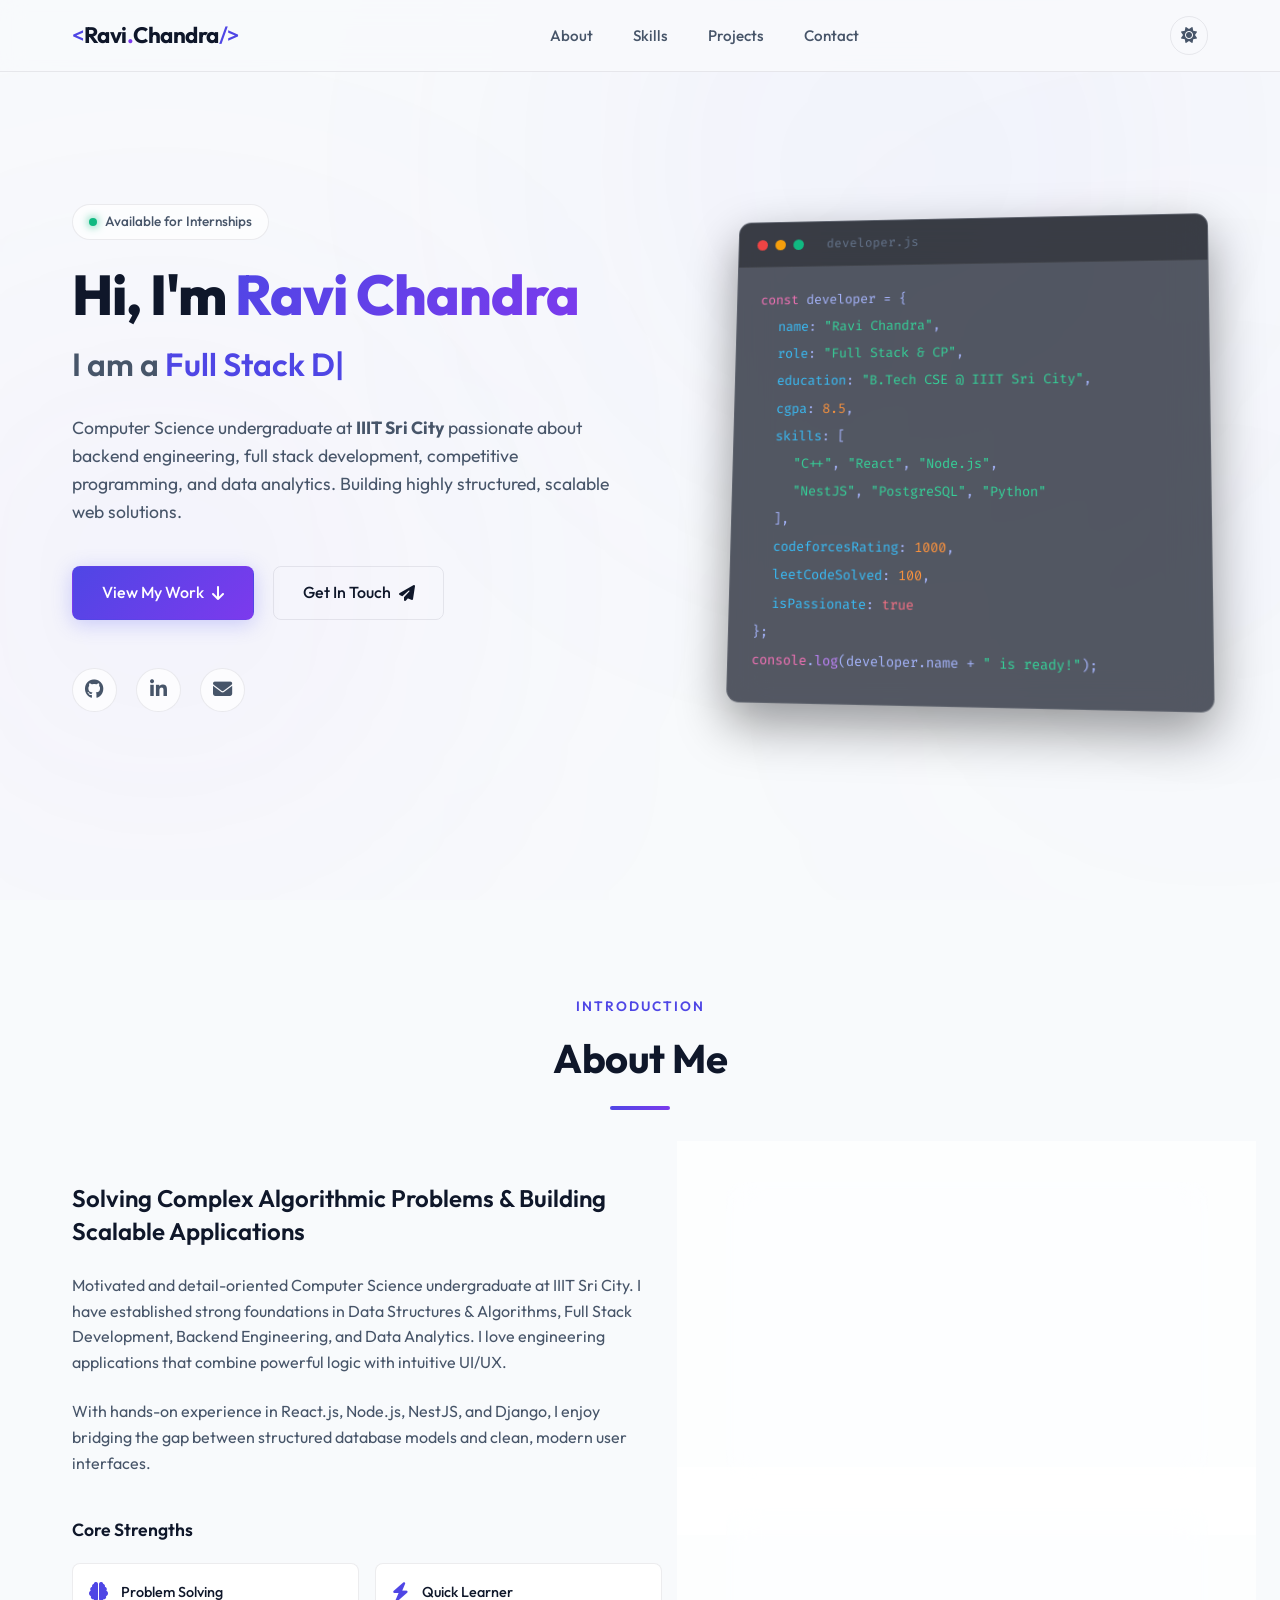
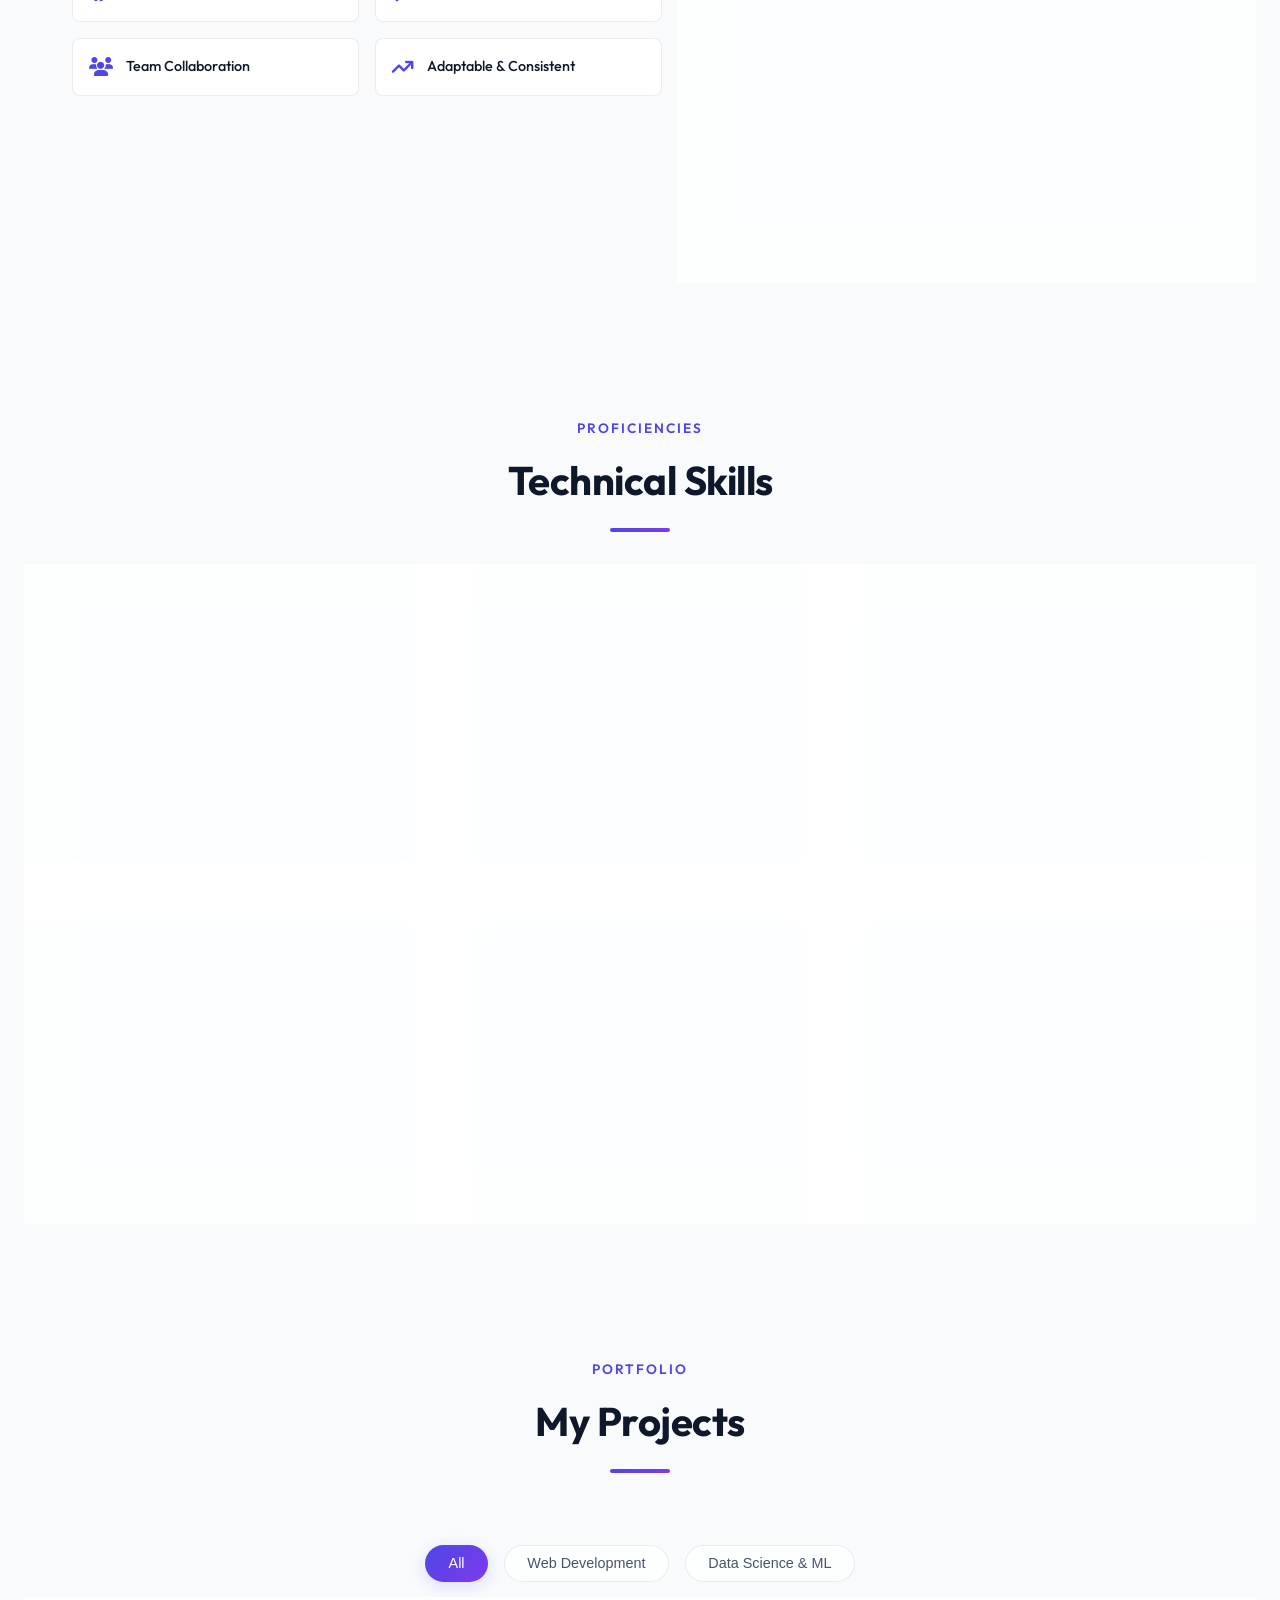
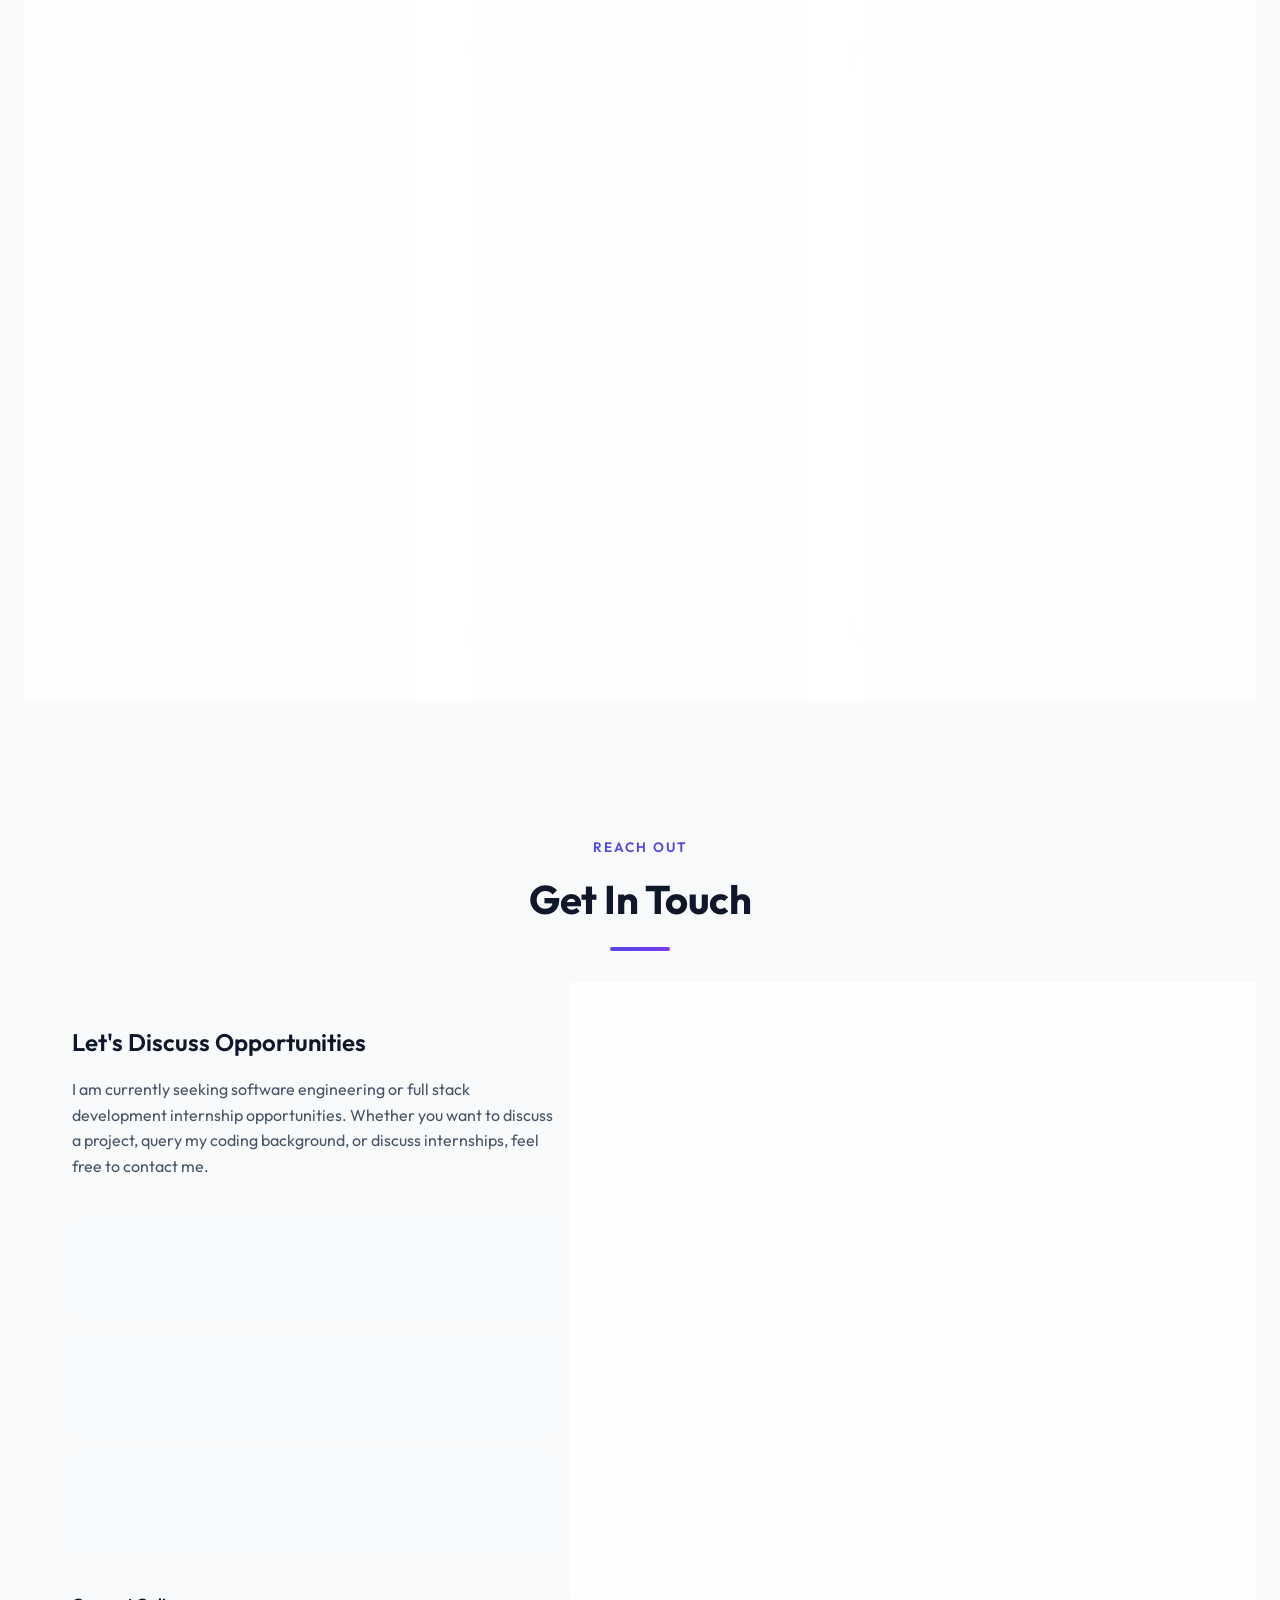
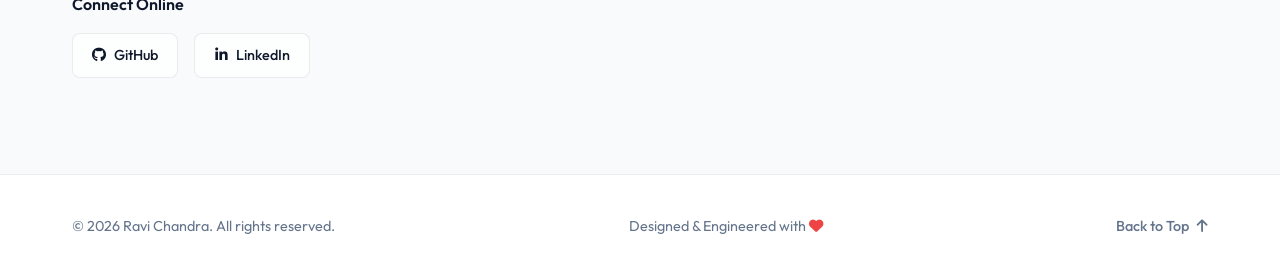
<file: index.html>
<!DOCTYPE html>
<html lang="en">
<head>
    <meta charset="UTF-8">
    <meta name="viewport" content="width=device-width, initial-scale=1.0">
    <meta name="description" content="Portfolio of Ravi Chandra - Computer Science Undergraduate at IIIT Sri City, Full Stack Developer, and Competitive Programmer.">
    <meta name="keywords" content="Ravi Chandra, IIIT Sri City, Portfolio, Full Stack Developer, Software Engineer, Competitive Programmer, React, NestJS, Node.js, Python, Machine Learning">
    <meta name="author" content="Ravi Chandra">
    <title>Ravi Chandra | Full Stack Developer & Competitive Programmer</title>
    
    <!-- Google Fonts -->
    <link rel="preconnect" href="https://fonts.googleapis.com">
    <link rel="preconnect" href="https://fonts.gstatic.com" crossorigin>
    <link href="https://fonts.googleapis.com/css2?family=Fira+Code:wght@400;500;600&family=Outfit:wght@300;400;500;600;700;800&display=swap" rel="stylesheet">
    
    <!-- FontAwesome Icons -->
    <link rel="stylesheet" href="https://cdnjs.cloudflare.com/ajax/libs/font-awesome/6.4.0/css/all.min.css">
    
    <!-- Custom CSS -->
    <link rel="stylesheet" href="style.css">
</head>
<body class="dark-theme">
    <!-- Ambient Background Glows -->
    <div class="ambient-glows">
        <div class="glow-circle glow-1"></div>
        <div class="glow-circle glow-2"></div>
        <div class="glow-circle glow-3"></div>
    </div>

    <!-- Header / Navbar -->
    <header class="main-header">
        <div class="container navbar-container">
            <a href="#hero" class="logo">
                <span class="logo-bracket">&lt;</span>Ravi<span class="logo-dot">.</span>Chandra<span class="logo-bracket">/&gt;</span>
            </a>
            
            <!-- Desktop Navigation Links -->
            <nav class="nav-menu" id="nav-menu">
                <ul class="nav-list">
                    <li><a href="#about" class="nav-link active">About</a></li>
                    <li><a href="#skills" class="nav-link">Skills</a></li>
                    <li><a href="#projects" class="nav-link">Projects</a></li>
                    <li><a href="#contact" class="nav-link">Contact</a></li>
                </ul>
            </nav>

            <div class="nav-actions">
                <!-- Theme Toggle Button -->
                <button id="theme-toggle" class="theme-toggle-btn" aria-label="Toggle between dark and light theme">
                    <i class="fa-solid fa-moon moon-icon"></i>
                    <i class="fa-solid fa-sun sun-icon"></i>
                </button>
                
                <!-- Mobile Navigation Toggle -->
                <button class="mobile-toggle" id="mobile-toggle" aria-label="Open mobile menu" aria-expanded="false">
                    <span class="bar"></span>
                    <span class="bar"></span>
                    <span class="bar"></span>
                </button>
            </div>
        </div>
    </header>

    <!-- Mobile Navigation Drawer -->
    <div class="mobile-drawer" id="mobile-drawer">
        <nav class="mobile-nav">
            <ul class="mobile-nav-list">
                <li><a href="#about" class="mobile-nav-link">About</a></li>
                <li><a href="#skills" class="mobile-nav-link">Skills</a></li>
                <li><a href="#projects" class="mobile-nav-link">Projects</a></li>
                <li><a href="#contact" class="mobile-nav-link">Contact</a></li>
            </ul>
        </nav>
    </div>

    <!-- Scroll Progress Indicator -->
    <div class="scroll-progress-container">
        <div class="scroll-progress-bar" id="scroll-bar"></div>
    </div>

    <main>
        <!-- Hero Section -->
        <section id="hero" class="hero-section section-padding">
            <div class="container hero-container">
                <div class="hero-content scroll-reveal fade-left">
                    <div class="hero-badge">
                        <span class="badge-dot"></span> Available for Internships
                    </div>
                    <h1 class="hero-greeting">Hi, I'm <span class="text-gradient">Ravi Chandra</span></h1>
                    <h2 class="hero-title">I am a <span id="typewriter" class="typewriter-text"></span><span class="cursor">|</span></h2>
                    <p class="hero-description">
                        Computer Science undergraduate at <strong>IIIT Sri City</strong> passionate about backend engineering, full stack development, competitive programming, and data analytics. Building highly structured, scalable web solutions.
                    </p>
                    <div class="hero-actions">
                        <a href="#projects" class="btn btn-primary">View My Work <i class="fa-solid fa-arrow-down"></i></a>
                        <a href="#contact" class="btn btn-secondary">Get In Touch <i class="fa-solid fa-paper-plane"></i></a>
                    </div>
                    <div class="hero-socials">
                        <a href="https://github.com/ravichandra14" target="_blank" rel="noopener noreferrer" aria-label="GitHub Profile" class="social-icon">
                            <i class="fa-brands fa-github"></i>
                        </a>
                        <a href="https://www.linkedin.com/in/ravi-chandra-8a6708328" target="_blank" rel="noopener noreferrer" aria-label="LinkedIn Profile" class="social-icon">
                            <i class="fa-brands fa-linkedin-in"></i>
                        </a>
                        <a href="mailto:ravichandra.b@iiits.in" aria-label="Email Ravi" class="social-icon">
                            <i class="fa-solid fa-envelope"></i>
                        </a>
                    </div>
                </div>
                
                <div class="hero-visual scroll-reveal fade-right">
                    <div class="glass-terminal">
                        <div class="terminal-header">
                            <span class="terminal-dot close"></span>
                            <span class="terminal-dot minimize"></span>
                            <span class="terminal-dot expand"></span>
                            <span class="terminal-title">developer.js</span>
                        </div>
                        <div class="terminal-body font-code">
                            <p class="line"><span class="keyword">const</span> developer = {</p>
                            <p class="line indent"><span class="property">name</span>: <span class="string">"Ravi Chandra"</span>,</p>
                            <p class="line indent"><span class="property">role</span>: <span class="string">"Full Stack & CP"</span>,</p>
                            <p class="line indent"><span class="property">education</span>: <span class="string">"B.Tech CSE @ IIIT Sri City"</span>,</p>
                            <p class="line indent"><span class="property">cgpa</span>: <span class="number">8.5</span>,</p>
                            <p class="line indent"><span class="property">skills</span>: [</p>
                            <p class="line double-indent"><span class="string">"C++"</span>, <span class="string">"React"</span>, <span class="string">"Node.js"</span>,</p>
                            <p class="line double-indent"><span class="string">"NestJS"</span>, <span class="string">"PostgreSQL"</span>, <span class="string">"Python"</span></p>
                            <p class="line indent">],</p>
                            <p class="line indent"><span class="property">codeforcesRating</span>: <span class="number">1000</span>,</p>
                            <p class="line indent"><span class="property">leetCodeSolved</span>: <span class="number">100</span>,</p>
                            <p class="line indent"><span class="property">isPassionate</span>: <span class="boolean">true</span></p>
                            <p class="line">};</p>
                            <p class="line"><span class="keyword">console</span>.<span class="method">log</span>(developer.name + <span class="string">" is ready!"</span>);</p>
                        </div>
                    </div>
                </div>
            </div>
        </section>

        <!-- About & Education Section -->
        <section id="about" class="about-section section-padding">
            <div class="container">
                <div class="section-header scroll-reveal">
                    <span class="section-subtitle">Introduction</span>
                    <h2 class="section-title">About Me</h2>
                    <div class="section-underline"></div>
                </div>
                
                <div class="about-grid">
                    <div class="about-bio scroll-reveal fade-left">
                        <h3 class="bio-title">Solving Complex Algorithmic Problems & Building Scalable Applications</h3>
                        <p class="bio-text">
                            Motivated and detail-oriented Computer Science undergraduate at IIIT Sri City. I have established strong foundations in Data Structures & Algorithms, Full Stack Development, Backend Engineering, and Data Analytics. I love engineering applications that combine powerful logic with intuitive UI/UX.
                        </p>
                        <p class="bio-text">
                            With hands-on experience in React.js, Node.js, NestJS, and Django, I enjoy bridging the gap between structured database models and clean, modern user interfaces.
                        </p>
                        
                        <div class="strengths-container">
                            <h4 class="sub-title">Core Strengths</h4>
                            <div class="strengths-grid">
                                <div class="strength-card">
                                    <div class="strength-icon"><i class="fa-solid fa-brain"></i></div>
                                    <div class="strength-name">Problem Solving</div>
                                </div>
                                <div class="strength-card">
                                    <div class="strength-icon"><i class="fa-solid fa-bolt"></i></div>
                                    <div class="strength-name">Quick Learner</div>
                                </div>
                                <div class="strength-card">
                                    <div class="strength-icon"><i class="fa-solid fa-users"></i></div>
                                    <div class="strength-name">Team Collaboration</div>
                                </div>
                                <div class="strength-card">
                                    <div class="strength-icon"><i class="fa-solid fa-arrow-trend-up"></i></div>
                                    <div class="strength-name">Adaptable & Consistent</div>
                                </div>
                            </div>
                        </div>
                    </div>

                    <div class="about-cards scroll-reveal fade-right">
                        <!-- Education Card -->
                        <div class="about-card glass-panel">
                            <div class="card-icon-wrapper purple-glow">
                                <i class="fa-solid fa-graduation-cap"></i>
                            </div>
                            <h3 class="card-heading">Education</h3>
                            <h4 class="card-subheading">Indian Institute of Information Technology (IIIT), Sri City</h4>
                            <p class="card-desc">B.Tech – Computer Science & Engineering (2024 - Present)</p>
                            <div class="card-stat">
                                <span class="stat-number">8.5</span>
                                <span class="stat-label">CGPA / 10</span>
                            </div>
                        </div>

                        <!-- Coding Stats Card -->
                        <div class="about-card glass-panel">
                            <div class="card-icon-wrapper cyan-glow">
                                <i class="fa-solid fa-code"></i>
                            </div>
                            <h3 class="card-heading">Competitive Programming</h3>
                            <p class="card-desc">Active contest competitor focused on analytical thinking and algorithmic efficiency.</p>
                            <div class="stats-row">
                                <a href="https://codeforces.com/profile/ravichandrabadeti" target="_blank" rel="noopener noreferrer" class="mini-stat CP-stat-link">
                                    <span class="mini-stat-num">1000+</span>
                                    <span class="mini-stat-label">Codeforces Rating <i class="fa-solid fa-arrow-up-right-from-square"></i></span>
                                </a>
                                <a href="https://leetcode.com/u/Ravichandra_i/" target="_blank" rel="noopener noreferrer" class="mini-stat CP-stat-link">
                                    <span class="mini-stat-num">100+</span>
                                    <span class="mini-stat-label">LeetCode Solved <i class="fa-solid fa-arrow-up-right-from-square"></i></span>
                                </a>
                            </div>
                        </div>
                    </div>
                </div>
            </div>
        </section>

        <!-- Skills Section -->
        <section id="skills" class="skills-section section-padding">
            <div class="container">
                <div class="section-header scroll-reveal">
                    <span class="section-subtitle">Proficiencies</span>
                    <h2 class="section-title">Technical Skills</h2>
                    <div class="section-underline"></div>
                </div>

                <div class="skills-grid">
                    <!-- Languages -->
                    <div class="skills-category-card glass-panel scroll-reveal">
                        <h3 class="category-title"><i class="fa-solid fa-terminal text-gradient"></i> Programming Languages</h3>
                        <div class="skills-list">
                            <div class="skill-tag">C++</div>
                            <div class="skill-tag">C</div>
                            <div class="skill-tag">Java</div>
                            <div class="skill-tag">Python</div>
                            <div class="skill-tag">JavaScript</div>
                        </div>
                    </div>

                    <!-- Frontend -->
                    <div class="skills-category-card glass-panel scroll-reveal">
                        <h3 class="category-title"><i class="fa-solid fa-code text-gradient"></i> Frontend Tech</h3>
                        <div class="skills-list">
                            <div class="skill-tag">React.js</div>
                            <div class="skill-tag">HTML5</div>
                            <div class="skill-tag">CSS3</div>
                            <div class="skill-tag">Responsive Design</div>
                            <div class="skill-tag">DOM Manipulation</div>
                        </div>
                    </div>

                    <!-- Backend -->
                    <div class="skills-category-card glass-panel scroll-reveal">
                        <h3 class="category-title"><i class="fa-solid fa-gears text-gradient"></i> Backend Tech</h3>
                        <div class="skills-list">
                            <div class="skill-tag">Node.js</div>
                            <div class="skill-tag">NestJS</div>
                            <div class="skill-tag">Django</div>
                            <div class="skill-tag">REST APIs</div>
                            <div class="skill-tag">API Design</div>
                        </div>
                    </div>

                    <!-- Databases -->
                    <div class="skills-category-card glass-panel scroll-reveal">
                        <h3 class="category-title"><i class="fa-solid fa-database text-gradient"></i> Databases</h3>
                        <div class="skills-list">
                            <div class="skill-tag">PostgreSQL</div>
                            <div class="skill-tag">MySQL</div>
                            <div class="skill-tag">DBMS</div>
                            <div class="skill-tag">SQL Querying</div>
                        </div>
                    </div>

                    <!-- Data Analytics & ML -->
                    <div class="skills-category-card glass-panel scroll-reveal">
                        <h3 class="category-title"><i class="fa-solid fa-chart-line text-gradient"></i> Data Analytics & ML</h3>
                        <div class="skills-list">
                            <div class="skill-tag">Pandas</div>
                            <div class="skill-tag">NumPy</div>
                            <div class="skill-tag">Matplotlib</div>
                            <div class="skill-tag">Scikit-learn</div>
                            <div class="skill-tag">Jupyter Notebook</div>
                            <div class="skill-tag">Machine Learning</div>
                        </div>
                    </div>

                    <!-- Tools & Core CS -->
                    <div class="skills-category-card glass-panel scroll-reveal">
                        <h3 class="category-title"><i class="fa-solid fa-screwdriver-wrench text-gradient"></i> Tools & Core CS</h3>
                        <div class="skills-list">
                            <div class="skill-tag">Git & GitHub</div>
                            <div class="skill-tag">Linux / Shell</div>
                            <div class="skill-tag">VS Code</div>
                            <div class="skill-tag">DSA</div>
                            <div class="skill-tag">OOPs</div>
                            <div class="skill-tag">Operating Systems</div>
                        </div>
                    </div>
                </div>
            </div>
        </section>

        <!-- Projects Section -->
        <section id="projects" class="projects-section section-padding">
            <div class="container">
                <div class="section-header scroll-reveal">
                    <span class="section-subtitle">Portfolio</span>
                    <h2 class="section-title">My Projects</h2>
                    <div class="section-underline"></div>
                </div>

                <!-- Projects Filter Controls -->
                <div class="filter-controls scroll-reveal">
                    <button class="filter-btn active" data-filter="all">All</button>
                    <button class="filter-btn" data-filter="web">Web Development</button>
                    <button class="filter-btn" data-filter="data">Data Science & ML</button>
                </div>

                <div class="projects-grid">
                    <!-- Project 1: E-Commerce -->
                    <div class="project-card glass-panel scroll-reveal" data-category="web">
                        <div class="project-header">
                            <div class="project-folder"><i class="fa-regular fa-folder-open"></i></div>
                            <div class="project-links">
                                <a href="https://github.com/ravichandra14/projects" target="_blank" rel="noopener noreferrer" aria-label="E-Commerce Code Repository" title="View Source Code"><i class="fa-brands fa-github"></i></a>
                                <a href="https://e-commerce-omega-dun.vercel.app" target="_blank" rel="noopener noreferrer" aria-label="E-Commerce Live Site" title="Live Demo"><i class="fa-solid fa-arrow-up-right-from-square"></i></a>
                            </div>
                        </div>
                        <h3 class="project-title">Full Stack E-Commerce Website</h3>
                        <p class="project-desc">
                            A highly-scalable, responsive e-commerce platform built to manage modern transaction and catalog requirements. Designed structured schemas and optimized APIs for flawless data flow.
                        </p>
                        <ul class="project-features">
                            <li><i class="fa-solid fa-caret-right"></i> User authentication and role-based authorization</li>
                            <li><i class="fa-solid fa-caret-right"></i> Flexible product catalog & shopping cart state engine</li>
                            <li><i class="fa-solid fa-caret-right"></i> Robust order workflows & relational database integration</li>
                        </ul>
                        <div class="project-tech">
                            <span>React.js</span>
                            <span>Node.js</span>
                            <span>NestJS</span>
                            <span>PostgreSQL</span>
                            <span>REST APIs</span>
                        </div>
                    </div>

                    <!-- Project 2: Portfolio -->
                    <div class="project-card glass-panel scroll-reveal" data-category="web">
                        <div class="project-header">
                            <div class="project-folder"><i class="fa-regular fa-folder-open"></i></div>
                            <div class="project-links">
                                <a href="https://github.com/ravichandra14/profillo" target="_blank" rel="noopener noreferrer" aria-label="Portfolio Code Repository"><i class="fa-brands fa-github"></i></a>
                            </div>
                        </div>
                        <h3 class="project-title">Personal Portfolio Website</h3>
                        <p class="project-desc">
                            A high-end, responsive developer portfolio showing clear typography, custom layout elements, and clean coding paradigms. Handcrafted to offer stellar load speeds and elegant visual feedback.
                        </p>
                        <ul class="project-features">
                            <li><i class="fa-solid fa-caret-right"></i> Dynamic theme controller with layout updates</li>
                            <li><i class="fa-solid fa-caret-right"></i> Scroll-triggered animations via Intersection Observer</li>
                            <li><i class="fa-solid fa-caret-right"></i> Dynamic typing animations and floating elements</li>
                        </ul>
                        <div class="project-tech">
                            <span>HTML5</span>
                            <span>CSS3</span>
                            <span>JavaScript</span>
                            <span>Responsive Design</span>
                        </div>
                    </div>

                    <!-- Project 3: Data Analytics & ML -->
                    <div class="project-card glass-panel scroll-reveal" data-category="data">
                        <div class="project-header">
                            <div class="project-folder"><i class="fa-regular fa-folder-open"></i></div>
                            <div class="project-links">
                                <a href="https://github.com/ravichandra14/projects" target="_blank" rel="noopener noreferrer" aria-label="Data Science Code Repository"><i class="fa-brands fa-github"></i></a>
                            </div>
                        </div>
                        <h3 class="project-title">Data Analytics & Machine Learning</h3>
                        <p class="project-desc">
                            Algorithmic analysis and machine learning workflows executed on diverse structured datasets. Focuses on rigorous preprocessing, features engineering, and model validation.
                        </p>
                        <ul class="project-features">
                            <li><i class="fa-solid fa-caret-right"></i> Thorough Exploratory Data Analysis & visual graphing</li>
                            <li><i class="fa-solid fa-caret-right"></i> Mathematical data cleaning and engineering pipelines</li>
                            <li><i class="fa-solid fa-caret-right"></i> Implemented regression, classification models in Sklearn</li>
                        </ul>
                        <div class="project-tech">
                            <span>Python</span>
                            <span>Pandas</span>
                            <span>NumPy</span>
                            <span>Matplotlib</span>
                            <span>Scikit-learn</span>
                            <span>Jupyter</span>
                        </div>
                    </div>
                </div>
            </div>
        </section>

        <!-- Contact Section -->
        <section id="contact" class="contact-section section-padding">
            <div class="container">
                <div class="section-header scroll-reveal">
                    <span class="section-subtitle">Reach Out</span>
                    <h2 class="section-title">Get In Touch</h2>
                    <div class="section-underline"></div>
                </div>

                <div class="contact-grid">
                    <!-- Info Col -->
                    <div class="contact-info scroll-reveal fade-left">
                        <h3 class="info-title">Let's Discuss Opportunities</h3>
                        <p class="info-text">
                            I am currently seeking software engineering or full stack development internship opportunities. Whether you want to discuss a project, query my coding background, or discuss internships, feel free to contact me.
                        </p>
                        
                        <div class="info-cards">
                            <div class="info-item glass-panel">
                                <div class="info-icon"><i class="fa-solid fa-envelope"></i></div>
                                <div class="info-content">
                                    <span class="info-label">Email Me</span>
                                    <a href="mailto:ravichandra.b@iiits.in" class="info-value">ravichandra.b@iiits.in</a>
                                </div>
                            </div>

                            <div class="info-item glass-panel">
                                <div class="info-icon"><i class="fa-solid fa-phone"></i></div>
                                <div class="info-content">
                                    <span class="info-label">Call Me</span>
                                    <a href="tel:+917981198654" class="info-value">+91 79811 98654</a>
                                </div>
                            </div>

                            <div class="info-item glass-panel">
                                <div class="info-icon"><i class="fa-solid fa-location-dot"></i></div>
                                <div class="info-content">
                                    <span class="info-label">Location</span>
                                    <span class="info-value">Sri City, Andhra Pradesh, India</span>
                                </div>
                            </div>
                        </div>

                        <div class="social-box">
                            <h4>Connect Online</h4>
                            <div class="social-links">
                                <a href="https://github.com/ravichandra14" target="_blank" rel="noopener noreferrer" class="social-btn"><i class="fa-brands fa-github"></i> GitHub</a>
                                <a href="https://www.linkedin.com/in/ravi-chandra-8a6708328" target="_blank" rel="noopener noreferrer" class="social-btn"><i class="fa-brands fa-linkedin-in"></i> LinkedIn</a>
                            </div>
                        </div>
                    </div>

                    <!-- Form Col -->
                    <div class="contact-form-container glass-panel scroll-reveal fade-right">
                        <form id="contact-form" class="contact-form">
                            <div class="form-group">
                                <input type="text" id="name" name="name" required class="form-input" placeholder=" ">
                                <label for="name" class="form-label">Name</label>
                            </div>
                            
                            <div class="form-group">
                                <input type="email" id="email" name="email" required class="form-input" placeholder=" ">
                                <label for="email" class="form-label">Email</label>
                            </div>

                            <div class="form-group">
                                <input type="text" id="subject" name="subject" required class="form-input" placeholder=" ">
                                <label for="subject" class="form-label">Subject</label>
                            </div>

                            <div class="form-group">
                                <textarea id="message" name="message" required class="form-input form-textarea" placeholder=" "></textarea>
                                <label for="message" class="form-label">Message</label>
                            </div>

                            <button type="submit" id="submit-btn" class="btn btn-primary btn-block">
                                Send Message <span id="btn-icon"><i class="fa-solid fa-paper-plane"></i></span>
                            </button>
                        </form>
                        
                        <div id="form-feedback" class="form-feedback hidden"></div>
                    </div>
                </div>
            </div>
        </section>
    </main>

    <!-- Footer -->
    <footer class="main-footer">
        <div class="container footer-container">
            <div class="footer-left">
                <p>&copy; 2026 Ravi Chandra. All rights reserved.</p>
            </div>
            <div class="footer-center">
                <p>Designed & Engineered with <span class="heart-icon"><i class="fa-solid fa-heart"></i></span></p>
            </div>
            <div class="footer-right">
                <a href="#hero" class="back-to-top" aria-label="Scroll back to top">
                    Back to Top <i class="fa-solid fa-arrow-up"></i>
                </a>
            </div>
        </div>
    </footer>

    <!-- Custom JS -->
    <script src="script.js"></script>
</body>
</html>
</file>
<file: style.css>
/* ==========================================================================
   DEVELOPER PORTFOLIO DESIGN SYSTEM & STYLESHEET
   Author: Ravi Chandra
   ========================================================================== */

/* 1. CSS VARIABLES (DARK & LIGHT THEMES)
   ========================================================================== */
:root {
    /* Dark Theme Variables (Default) */
    --bg-primary: #080c14;
    --bg-secondary: #0d1321;
    --bg-tertiary: rgba(20, 29, 47, 0.45);
    
    --text-primary: #f8fafc;
    --text-secondary: #94a3b8;
    --text-muted: #64748b;
    
    --border-color: rgba(255, 255, 255, 0.08);
    --border-hover: rgba(99, 102, 241, 0.4);
    
    --accent-primary: #6366f1; /* Indigo */
    --accent-secondary: #a855f7; /* Purple */
    --accent-gradient: linear-gradient(135deg, #6366f1 0%, #a855f7 100%);
    --accent-gradient-hover: linear-gradient(135deg, #4f46e5 0%, #9333ea 100%);
    
    --accent-cyan: #06b6d4;
    --accent-cyan-gradient: linear-gradient(135deg, #06b6d4 0%, #3b82f6 100%);
    
    --card-shadow: rgba(0, 0, 0, 0.4);
    --card-shadow-hover: rgba(99, 102, 241, 0.15);
    --nav-bg: rgba(8, 12, 20, 0.85);
    --selection-bg: rgba(99, 102, 241, 0.3);
    
    --glow-color-1: rgba(99, 102, 241, 0.15);
    --glow-color-2: rgba(168, 85, 247, 0.15);
    
    --font-sans: 'Outfit', -apple-system, BlinkMacSystemFont, "Segoe UI", Roboto, sans-serif;
    --font-mono: 'Fira Code', monospace;
    
    --transition-smooth: all 0.35s cubic-bezier(0.4, 0, 0.2, 1);
    --transition-quick: all 0.2s ease;
}

body.light-theme {
    /* Light Theme Variables */
    --bg-primary: #f8fafc;
    --bg-secondary: #ffffff;
    --bg-tertiary: rgba(255, 255, 255, 0.7);
    
    --text-primary: #0f172a;
    --text-secondary: #475569;
    --text-muted: #64748b;
    
    --border-color: rgba(15, 23, 42, 0.08);
    --border-hover: rgba(79, 70, 229, 0.4);
    
    --accent-primary: #4f46e5;
    --accent-secondary: #7c3aed;
    --accent-gradient: linear-gradient(135deg, #4f46e5 0%, #7c3aed 100%);
    --accent-gradient-hover: linear-gradient(135deg, #4338ca 0%, #6d28d9 100%);
    
    --accent-cyan: #0d9488;
    --accent-cyan-gradient: linear-gradient(135deg, #0d9488 0%, #0284c7 100%);
    
    --card-shadow: rgba(15, 23, 42, 0.05);
    --card-shadow-hover: rgba(79, 70, 229, 0.1);
    --nav-bg: rgba(248, 250, 252, 0.85);
    --selection-bg: rgba(79, 70, 229, 0.2);
    
    --glow-color-1: rgba(79, 70, 229, 0.08);
    --glow-color-2: rgba(124, 58, 237, 0.08);
}

/* 2. BASE STYLES & RESET
   ========================================================================== */
*, *::before, *::after {
    box-sizing: border-box;
    margin: 0;
    padding: 0;
}

html {
    scroll-behavior: smooth;
    font-size: 16px;
}

body {
    background-color: var(--bg-primary);
    color: var(--text-primary);
    font-family: var(--font-sans);
    line-height: 1.6;
    overflow-x: hidden;
    transition: background-color 0.4s ease, color 0.4s ease;
}

::selection {
    background-color: var(--selection-bg);
    color: inherit;
}

a {
    color: inherit;
    text-decoration: none;
    transition: var(--transition-quick);
}

ul {
    list-style: none;
}

img {
    max-width: 100%;
    height: auto;
}

/* Custom Scrollbar */
::-webkit-scrollbar {
    width: 10px;
}

::-webkit-scrollbar-track {
    background: var(--bg-primary);
}

::-webkit-scrollbar-thumb {
    background: var(--border-color);
    border-radius: 5px;
    border: 2px solid var(--bg-primary);
}

::-webkit-scrollbar-thumb:hover {
    background: var(--text-muted);
}

/* 3. UTILITIES & CONTAINER
   ========================================================================== */
.container {
    width: 100%;
    max-width: 1200px;
    margin: 0 auto;
    padding: 0 2rem;
}

.section-padding {
    padding: 6rem 0;
}

.font-code {
    font-family: var(--font-mono);
}

.text-gradient {
    background: var(--accent-gradient);
    -webkit-background-clip: text;
    -webkit-text-fill-color: transparent;
    background-clip: text;
}

.text-gradient-cyan {
    background: var(--accent-cyan-gradient);
    -webkit-background-clip: text;
    -webkit-text-fill-color: transparent;
    background-clip: text;
}

/* 4. BACKGROUND GLOW CIRCLES
   ========================================================================== */
.ambient-glows {
    position: fixed;
    top: 0;
    left: 0;
    width: 100%;
    height: 100%;
    z-index: -2;
    pointer-events: none;
    overflow: hidden;
}

.glow-circle {
    position: absolute;
    border-radius: 50%;
    filter: blur(140px);
    opacity: 0.8;
    mix-blend-mode: screen;
}

body.light-theme .glow-circle {
    mix-blend-mode: multiply;
    filter: blur(160px);
}

.glow-1 {
    top: -10%;
    right: 10%;
    width: 40vw;
    height: 40vw;
    background-color: var(--glow-color-1);
    animation: drift 25s infinite alternate ease-in-out;
}

.glow-2 {
    bottom: 10%;
    left: -5%;
    width: 35vw;
    height: 35vw;
    background-color: var(--glow-color-2);
    animation: drift 30s infinite alternate-reverse ease-in-out;
}

.glow-3 {
    top: 40%;
    right: -10%;
    width: 30vw;
    height: 30vw;
    background-color: var(--glow-color-1);
    opacity: 0.5;
    animation: drift 20s infinite alternate ease-in-out;
}

@keyframes drift {
    0% {
        transform: translate(0, 0) scale(1);
    }
    50% {
        transform: translate(5%, 10%) scale(1.1);
    }
    100% {
        transform: translate(-5%, -5%) scale(0.95);
    }
}

/* 5. GLASS PANELS (CARDS)
   ========================================================================== */
.glass-panel {
    background: var(--bg-tertiary);
    backdrop-filter: blur(16px) saturate(180%);
    -webkit-backdrop-filter: blur(16px) saturate(180%);
    border: 1px solid var(--border-color);
    border-radius: 1rem;
    box-shadow: 0 8px 32px 0 var(--card-shadow);
    transition: var(--transition-smooth);
}

.glass-panel:hover {
    border-color: var(--border-hover);
    box-shadow: 0 12px 40px 0 var(--card-shadow-hover);
    transform: translateY(-5px);
}

/* 6. BUTTONS
   ========================================================================== */
.btn {
    display: inline-flex;
    align-items: center;
    justify-content: center;
    gap: 0.5rem;
    padding: 0.8rem 1.8rem;
    font-size: 1rem;
    font-weight: 500;
    border-radius: 0.5rem;
    cursor: pointer;
    transition: var(--transition-smooth);
    border: 1px solid transparent;
}

.btn-primary {
    background: var(--accent-gradient);
    color: #ffffff;
    box-shadow: 0 4px 20px rgba(99, 102, 241, 0.3);
}

.btn-primary:hover {
    background: var(--accent-gradient-hover);
    box-shadow: 0 6px 24px rgba(99, 102, 241, 0.45);
    transform: translateY(-2px);
}

.btn-secondary {
    background: transparent;
    color: var(--text-primary);
    border: 1px solid var(--border-color);
}

.btn-secondary:hover {
    background: var(--border-color);
    border-color: var(--text-secondary);
    transform: translateY(-2px);
}

.btn-block {
    display: flex;
    width: 100%;
}

/* 7. SCROLL PROGRESS
   ========================================================================== */
.scroll-progress-container {
    position: fixed;
    top: 0;
    left: 0;
    width: 100%;
    height: 3px;
    z-index: 1001;
    background: transparent;
}

.scroll-progress-bar {
    height: 100%;
    background: var(--accent-gradient);
    width: 0%;
}

/* 8. MAIN HEADER & NAVBAR
   ========================================================================== */
.main-header {
    position: fixed;
    top: 0;
    left: 0;
    width: 100%;
    height: 4.5rem;
    z-index: 1000;
    background: var(--nav-bg);
    backdrop-filter: blur(12px);
    -webkit-backdrop-filter: blur(12px);
    border-bottom: 1px solid var(--border-color);
    transition: background-color 0.4s ease, border-color 0.4s ease, height 0.3s ease;
}

.main-header.scrolled {
    height: 4rem;
    box-shadow: 0 4px 20px rgba(0, 0, 0, 0.1);
}

.navbar-container {
    display: flex;
    align-items: center;
    justify-content: space-between;
    height: 100%;
}

.logo {
    font-size: 1.4rem;
    font-weight: 700;
    letter-spacing: -0.5px;
    display: flex;
    align-items: center;
}

.logo-bracket {
    color: var(--accent-primary);
    font-weight: 500;
    transition: var(--transition-quick);
}

.logo:hover .logo-bracket {
    color: var(--accent-secondary);
}

.logo-dot {
    color: var(--accent-secondary);
}

.nav-menu {
    display: flex;
    align-items: center;
}

.nav-list {
    display: flex;
    gap: 2.5rem;
}

.nav-link {
    font-size: 0.95rem;
    font-weight: 500;
    color: var(--text-secondary);
    position: relative;
    padding: 0.5rem 0;
}

.nav-link::after {
    content: '';
    position: absolute;
    bottom: 0;
    left: 0;
    width: 0;
    height: 2px;
    background: var(--accent-gradient);
    transition: var(--transition-quick);
}

.nav-link:hover, .nav-link.active {
    color: var(--text-primary);
}

.nav-link:hover::after, .nav-link.active::after {
    width: 100%;
}

.nav-actions {
    display: flex;
    align-items: center;
    gap: 1.2rem;
}

/* Theme Toggle */
.theme-toggle-btn {
    background: transparent;
    border: 1px solid var(--border-color);
    width: 2.4rem;
    height: 2.4rem;
    border-radius: 50%;
    cursor: pointer;
    display: flex;
    align-items: center;
    justify-content: center;
    color: var(--text-secondary);
    font-size: 1rem;
    transition: var(--transition-quick);
    position: relative;
    overflow: hidden;
}

.theme-toggle-btn:hover {
    color: var(--text-primary);
    border-color: var(--border-hover);
    background-color: var(--bg-tertiary);
}

.sun-icon {
    display: none;
}

body.light-theme .moon-icon {
    display: none;
}

body.light-theme .sun-icon {
    display: block;
}

/* Mobile Toggle Hamburger */
.mobile-toggle {
    display: none;
    flex-direction: column;
    justify-content: space-between;
    width: 22px;
    height: 16px;
    background: transparent;
    border: none;
    cursor: pointer;
    z-index: 1010;
}

.mobile-toggle .bar {
    width: 100%;
    height: 2px;
    background-color: var(--text-primary);
    transition: var(--transition-quick);
}

.mobile-toggle.active .bar:nth-child(1) {
    transform: translateY(7px) rotate(45deg);
}

.mobile-toggle.active .bar:nth-child(2) {
    opacity: 0;
}

.mobile-toggle.active .bar:nth-child(3) {
    transform: translateY(-7px) rotate(-45deg);
}

/* Mobile Nav Drawer */
.mobile-drawer {
    position: fixed;
    top: 0;
    right: -100%;
    width: 80%;
    max-width: 320px;
    height: 100vh;
    background: var(--bg-secondary);
    border-left: 1px solid var(--border-color);
    box-shadow: -10px 0 30px rgba(0, 0, 0, 0.25);
    z-index: 999;
    padding: 6rem 2rem 2rem;
    transition: right 0.4s cubic-bezier(0.4, 0, 0.2, 1);
}

.mobile-drawer.active {
    right: 0;
}

.mobile-nav-list {
    display: flex;
    flex-direction: column;
    gap: 2rem;
}

.mobile-nav-link {
    font-size: 1.2rem;
    font-weight: 500;
    color: var(--text-secondary);
    display: block;
}

.mobile-nav-link:hover, .mobile-nav-link.active {
    color: var(--text-primary);
    padding-left: 0.5rem;
}

/* 9. HERO SECTION
   ========================================================================== */
.hero-section {
    min-height: 100vh;
    display: flex;
    align-items: center;
    padding-top: 7rem;
    position: relative;
}

.hero-container {
    display: grid;
    grid-template-columns: 1.1fr 0.9fr;
    gap: 4rem;
    align-items: center;
}

.hero-badge {
    display: inline-flex;
    align-items: center;
    gap: 0.5rem;
    background-color: var(--bg-tertiary);
    border: 1px solid var(--border-color);
    border-radius: 2rem;
    padding: 0.4rem 1rem;
    font-size: 0.85rem;
    font-weight: 500;
    color: var(--text-secondary);
    margin-bottom: 1.5rem;
}

.badge-dot {
    width: 8px;
    height: 8px;
    border-radius: 50%;
    background-color: #10b981; /* Green pulse */
    box-shadow: 0 0 10px #10b981;
    animation: pulse 1.5s infinite;
}

@keyframes pulse {
    0% {
        transform: scale(0.9);
        opacity: 1;
    }
    50% {
        transform: scale(1.2);
        opacity: 0.6;
    }
    100% {
        transform: scale(0.9);
        opacity: 1;
    }
}

.hero-greeting {
    font-size: 3.5rem;
    font-weight: 800;
    line-height: 1.1;
    margin-bottom: 0.8rem;
    letter-spacing: -1px;
}

.hero-title {
    font-size: 2rem;
    font-weight: 600;
    color: var(--text-secondary);
    margin-bottom: 1.5rem;
}

.typewriter-text {
    color: var(--accent-primary);
}

.cursor {
    animation: blink 0.8s infinite;
    color: var(--accent-primary);
}

@keyframes blink {
    50% { opacity: 0; }
}

.hero-description {
    font-size: 1.1rem;
    color: var(--text-secondary);
    margin-bottom: 2.5rem;
    max-width: 550px;
}

.hero-actions {
    display: flex;
    gap: 1.2rem;
    margin-bottom: 3rem;
}

.hero-socials {
    display: flex;
    gap: 1.2rem;
}

.social-icon {
    width: 2.8rem;
    height: 2.8rem;
    border-radius: 50%;
    border: 1px solid var(--border-color);
    display: flex;
    align-items: center;
    justify-content: center;
    color: var(--text-secondary);
    font-size: 1.2rem;
    transition: var(--transition-quick);
    background: var(--bg-tertiary);
}

.social-icon:hover {
    color: #ffffff;
    border-color: var(--accent-primary);
    background-color: var(--accent-primary);
    transform: translateY(-3px);
}

body.light-theme .social-icon:hover {
    color: #ffffff;
}

/* Glass Terminal Graphic */
.hero-visual {
    display: flex;
    justify-content: center;
    perspective: 1000px;
}

.glass-terminal {
    width: 100%;
    max-width: 480px;
    border-radius: 0.8rem;
    overflow: hidden;
    background: rgba(13, 19, 33, 0.7);
    backdrop-filter: blur(20px);
    -webkit-backdrop-filter: blur(20px);
    border: 1px solid rgba(255, 255, 255, 0.08);
    box-shadow: 0 20px 50px rgba(0, 0, 0, 0.4);
    transform: rotateY(-5deg) rotateX(5deg);
    transition: var(--transition-smooth);
}

.glass-terminal:hover {
    transform: rotateY(0deg) rotateX(0deg) scale(1.02);
    border-color: var(--border-hover);
}

.terminal-header {
    background: rgba(0, 0, 0, 0.3);
    padding: 0.8rem 1.2rem;
    display: flex;
    align-items: center;
    border-bottom: 1px solid rgba(255, 255, 255, 0.05);
}

.terminal-dot {
    width: 11px;
    height: 11px;
    border-radius: 50%;
    margin-right: 0.5rem;
}

.terminal-dot.close { background-color: #ef4444; }
.terminal-dot.minimize { background-color: #f59e0b; }
.terminal-dot.expand { background-color: #10b981; }

.terminal-title {
    color: var(--text-muted);
    font-family: var(--font-mono);
    font-size: 0.8rem;
    margin-left: 1rem;
}

.terminal-body {
    padding: 1.5rem;
    font-size: 0.85rem;
    color: #a5b4fc;
    line-height: 1.6;
}

.terminal-body .line {
    margin-bottom: 0.4rem;
}

.terminal-body .indent { padding-left: 1.2rem; }
.terminal-body .double-indent { padding-left: 2.4rem; }

.terminal-body .keyword { color: #f472b6; }
.terminal-body .property { color: #38bdf8; }
.terminal-body .string { color: #34d399; }
.terminal-body .number { color: #fb923c; }
.terminal-body .boolean { color: #fb7185; }
.terminal-body .method { color: #c084fc; }

/* 10. SECTION HEADER
   ========================================================================== */
.section-header {
    text-align: center;
    margin-bottom: 4.5rem;
}

.section-subtitle {
    font-size: 0.85rem;
    font-weight: 600;
    text-transform: uppercase;
    letter-spacing: 2px;
    color: var(--accent-primary);
    display: block;
    margin-bottom: 0.5rem;
}

.section-title {
    font-size: 2.5rem;
    font-weight: 700;
    letter-spacing: -0.5px;
    position: relative;
    display: inline-block;
    padding-bottom: 0.5rem;
}

.section-underline {
    width: 60px;
    height: 4px;
    background: var(--accent-gradient);
    margin: 0.5rem auto 0;
    border-radius: 2px;
}

/* 11. ABOUT SECTION
   ========================================================================== */
.about-grid {
    display: grid;
    grid-template-columns: 1.1fr 0.9fr;
    gap: 4rem;
    align-items: start;
}

.bio-title {
    font-size: 1.5rem;
    font-weight: 600;
    margin-bottom: 1.5rem;
    line-height: 1.4;
}

.bio-text {
    color: var(--text-secondary);
    margin-bottom: 1.5rem;
}

.strengths-container {
    margin-top: 2.5rem;
}

.strengths-container .sub-title {
    font-size: 1.1rem;
    font-weight: 600;
    margin-bottom: 1.2rem;
}

.strengths-grid {
    display: grid;
    grid-template-columns: repeat(2, 1fr);
    gap: 1rem;
}

.strength-card {
    display: flex;
    align-items: center;
    gap: 0.8rem;
    background-color: var(--bg-secondary);
    border: 1px solid var(--border-color);
    padding: 0.8rem 1rem;
    border-radius: 0.5rem;
}

.strength-icon {
    font-size: 1.2rem;
    color: var(--accent-primary);
}

.strength-name {
    font-weight: 500;
    font-size: 0.9rem;
}

/* About Cards */
.about-cards {
    display: flex;
    flex-direction: column;
    gap: 1.8rem;
}

.about-card {
    padding: 2rem;
    position: relative;
    overflow: hidden;
}

.card-icon-wrapper {
    width: 3.2rem;
    height: 3.2rem;
    border-radius: 0.8rem;
    display: flex;
    align-items: center;
    justify-content: center;
    font-size: 1.4rem;
    margin-bottom: 1.5rem;
}

.purple-glow {
    background: rgba(168, 85, 247, 0.1);
    color: var(--accent-secondary);
    border: 1px solid rgba(168, 85, 247, 0.2);
}

.cyan-glow {
    background: rgba(6, 182, 212, 0.1);
    color: var(--accent-cyan);
    border: 1px solid rgba(6, 182, 212, 0.2);
}

.card-heading {
    font-size: 1.3rem;
    font-weight: 600;
    margin-bottom: 0.4rem;
}

.card-subheading {
    font-size: 0.95rem;
    font-weight: 500;
    margin-bottom: 0.3rem;
    color: var(--text-primary);
}

.card-desc {
    color: var(--text-secondary);
    font-size: 0.9rem;
    margin-bottom: 1.5rem;
}

.card-stat {
    display: flex;
    align-items: baseline;
    gap: 0.5rem;
}

.stat-number {
    font-family: var(--font-mono);
    font-size: 2.5rem;
    font-weight: 700;
    color: var(--accent-secondary);
    line-height: 1;
}

.stat-label {
    font-size: 0.9rem;
    font-weight: 500;
    color: var(--text-secondary);
}

.stats-row {
    display: grid;
    grid-template-columns: repeat(2, 1fr);
    gap: 1.5rem;
}

.mini-stat {
    display: flex;
    flex-direction: column;
}

.mini-stat-num {
    font-family: var(--font-mono);
    font-size: 1.8rem;
    font-weight: 700;
    color: var(--accent-cyan);
    transition: var(--transition-quick);
}

.mini-stat-label {
    font-size: 0.85rem;
    color: var(--text-secondary);
    display: inline-flex;
    align-items: center;
    gap: 0.3rem;
    transition: var(--transition-quick);
}

.CP-stat-link {
    cursor: pointer;
}

.CP-stat-link .mini-stat-label i {
    font-size: 0.7rem;
    opacity: 0.5;
    transition: var(--transition-quick);
}

.CP-stat-link:hover .mini-stat-num {
    color: var(--accent-primary);
}

.CP-stat-link:hover .mini-stat-label {
    color: var(--text-primary);
}

.CP-stat-link:hover .mini-stat-label i {
    opacity: 1;
    transform: translate(2px, -2px);
}

/* 12. SKILLS SECTION
   ========================================================================== */
.skills-grid {
    display: grid;
    grid-template-columns: repeat(3, 1fr);
    gap: 2rem;
}

.skills-category-card {
    padding: 2.2rem;
    height: 100%;
}

.category-title {
    font-size: 1.2rem;
    font-weight: 600;
    margin-bottom: 1.5rem;
    display: flex;
    align-items: center;
    gap: 0.8rem;
}

.category-title i {
    font-size: 1.25rem;
}

.skills-list {
    display: flex;
    flex-wrap: wrap;
    gap: 0.75rem;
}

.skill-tag {
    background-color: var(--bg-secondary);
    border: 1px solid var(--border-color);
    color: var(--text-secondary);
    padding: 0.45rem 1rem;
    border-radius: 0.5rem;
    font-size: 0.85rem;
    font-weight: 500;
    transition: var(--transition-quick);
}

.skill-tag:hover {
    color: var(--text-primary);
    border-color: var(--accent-primary);
    background-color: rgba(99, 102, 241, 0.08);
    transform: translateY(-2px);
}

/* 13. PROJECTS SECTION
   ========================================================================== */
.filter-controls {
    display: flex;
    justify-content: center;
    gap: 1rem;
    margin-bottom: 3.5rem;
}

.filter-btn {
    background: var(--bg-tertiary);
    border: 1px solid var(--border-color);
    color: var(--text-secondary);
    padding: 0.6rem 1.4rem;
    font-size: 0.9rem;
    font-weight: 500;
    border-radius: 2rem;
    cursor: pointer;
    transition: var(--transition-quick);
}

.filter-btn:hover {
    color: var(--text-primary);
    border-color: var(--accent-primary);
}

.filter-btn.active {
    background: var(--accent-gradient);
    color: #ffffff;
    border-color: transparent;
    box-shadow: 0 4px 15px rgba(99, 102, 241, 0.2);
}

.projects-grid {
    display: grid;
    grid-template-columns: repeat(3, 1fr);
    gap: 2rem;
}

.project-card {
    padding: 2.2rem;
    display: flex;
    flex-direction: column;
    height: 100%;
}

.project-header {
    display: flex;
    justify-content: space-between;
    align-items: center;
    margin-bottom: 1.5rem;
}

.project-folder {
    font-size: 2rem;
    color: var(--accent-primary);
}

.project-links {
    display: flex;
    gap: 1rem;
    font-size: 1.25rem;
    color: var(--text-secondary);
}

.project-links a:hover {
    color: var(--text-primary);
    transform: translateY(-2px);
}

.project-title {
    font-size: 1.3rem;
    font-weight: 600;
    margin-bottom: 1rem;
}

.project-desc {
    font-size: 0.9rem;
    color: var(--text-secondary);
    margin-bottom: 1.5rem;
    flex-grow: 1;
}

.project-features {
    font-size: 0.85rem;
    color: var(--text-secondary);
    margin-bottom: 1.8rem;
    display: flex;
    flex-direction: column;
    gap: 0.5rem;
}

.project-features li {
    display: flex;
    gap: 0.5rem;
}

.project-features li i {
    color: var(--accent-primary);
    margin-top: 0.2rem;
}

.project-tech {
    display: flex;
    flex-wrap: wrap;
    gap: 0.5rem;
}

.project-tech span {
    font-family: var(--font-mono);
    font-size: 0.75rem;
    color: var(--accent-secondary);
    background-color: rgba(168, 85, 247, 0.08);
    padding: 0.25rem 0.6rem;
    border-radius: 0.25rem;
}

/* Hide animations for filtering */
.project-card.fade-out {
    opacity: 0;
    transform: scale(0.9);
    pointer-events: none;
    position: absolute;
    width: 0;
    height: 0;
    overflow: hidden;
    padding: 0;
    border: none;
    margin: 0;
}

/* 14. CONTACT SECTION
   ========================================================================== */
.contact-grid {
    display: grid;
    grid-template-columns: 0.9fr 1.1fr;
    gap: 4rem;
    align-items: start;
}

.info-title {
    font-size: 1.5rem;
    font-weight: 600;
    margin-bottom: 1rem;
}

.info-text {
    color: var(--text-secondary);
    margin-bottom: 2.5rem;
}

.info-cards {
    display: flex;
    flex-direction: column;
    gap: 1.2rem;
    margin-bottom: 2.5rem;
}

.info-item {
    display: flex;
    align-items: center;
    gap: 1.5rem;
    padding: 1.5rem;
}

.info-item:hover {
    transform: none; /* Disables lifting animation for info rows */
}

.info-icon {
    width: 3rem;
    height: 3rem;
    border-radius: 50%;
    background-color: var(--bg-secondary);
    border: 1px solid var(--border-color);
    display: flex;
    align-items: center;
    justify-content: center;
    font-size: 1.2rem;
    color: var(--accent-primary);
}

.info-content {
    display: flex;
    flex-direction: column;
}

.info-label {
    font-size: 0.8rem;
    color: var(--text-muted);
    font-weight: 500;
    text-transform: uppercase;
}

.info-value {
    font-weight: 600;
    font-size: 1rem;
}

.social-box h4 {
    font-size: 1rem;
    font-weight: 600;
    margin-bottom: 1rem;
}

.social-links {
    display: flex;
    gap: 1rem;
}

.social-btn {
    display: inline-flex;
    align-items: center;
    gap: 0.5rem;
    padding: 0.6rem 1.2rem;
    border: 1px solid var(--border-color);
    background-color: var(--bg-tertiary);
    border-radius: 0.5rem;
    font-size: 0.9rem;
    font-weight: 500;
    transition: var(--transition-quick);
}

.social-btn:hover {
    border-color: var(--accent-primary);
    background-color: rgba(99, 102, 241, 0.08);
}

/* Contact Form Styling */
.contact-form-container {
    padding: 2.5rem;
}

.contact-form-container:hover {
    transform: none; /* Turn off elevation animation on hover */
}

.contact-form {
    display: flex;
    flex-direction: column;
    gap: 1.8rem;
}

.form-group {
    position: relative;
    width: 100%;
}

.form-input {
    width: 100%;
    padding: 0.9rem 1rem;
    background-color: var(--bg-secondary);
    border: 1px solid var(--border-color);
    border-radius: 0.5rem;
    outline: none;
    color: var(--text-primary);
    font-family: inherit;
    font-size: 0.95rem;
    transition: var(--transition-quick);
}

.form-textarea {
    min-height: 120px;
    resize: vertical;
}

.form-label {
    position: absolute;
    left: 1rem;
    top: 0.9rem;
    color: var(--text-muted);
    font-size: 0.95rem;
    pointer-events: none;
    transition: var(--transition-quick);
    background-color: var(--bg-secondary);
    padding: 0 0.4rem;
}

/* Floating Label Animation */
.form-input:focus ~ .form-label,
.form-input:not(:placeholder-shown) ~ .form-label {
    top: -0.6rem;
    left: 0.8rem;
    font-size: 0.75rem;
    color: var(--accent-primary);
}

.form-input:focus {
    border-color: var(--accent-primary);
    box-shadow: 0 0 0 3px rgba(99, 102, 241, 0.15);
}

.form-feedback {
    margin-top: 1.5rem;
    padding: 0.8rem 1.2rem;
    border-radius: 0.5rem;
    font-size: 0.9rem;
    font-weight: 500;
}

.form-feedback.success {
    background-color: rgba(16, 185, 129, 0.1);
    color: #10b981;
    border: 1px solid rgba(16, 185, 129, 0.2);
}

.form-feedback.error {
    background-color: rgba(239, 68, 68, 0.1);
    color: #ef4444;
    border: 1px solid rgba(239, 68, 68, 0.2);
}

.hidden {
    display: none;
}

/* 15. FOOTER SECTION
   ========================================================================== */
.main-footer {
    background-color: var(--bg-secondary);
    border-top: 1px solid var(--border-color);
    padding: 2.5rem 0;
    font-size: 0.9rem;
    color: var(--text-muted);
}

.footer-container {
    display: flex;
    justify-content: space-between;
    align-items: center;
}

.heart-icon i {
    color: #ef4444;
    animation: heartbeat 1.5s infinite;
}

@keyframes heartbeat {
    0% { transform: scale(1); }
    14% { transform: scale(1.1); }
    28% { transform: scale(1); }
    42% { transform: scale(1.15); }
    70% { transform: scale(1); }
}

.back-to-top {
    font-weight: 500;
    display: inline-flex;
    align-items: center;
    gap: 0.5rem;
}

.back-to-top:hover {
    color: var(--text-primary);
}

/* 16. SCROLL REVEAL ANIMATIONS (Intersection Observer)
   ========================================================================== */
.scroll-reveal {
    opacity: 0;
    transform: translateY(30px);
    transition: opacity 0.8s cubic-bezier(0.4, 0, 0.2, 1),
                transform 0.8s cubic-bezier(0.4, 0, 0.2, 1);
}

.scroll-reveal.fade-left {
    transform: translateX(-40px);
}

.scroll-reveal.fade-right {
    transform: translateX(40px);
}

.scroll-reveal.active {
    opacity: 1;
    transform: translate(0);
}

/* 17. RESPONSIVE DESIGN (MEDIA QUERIES)
   ========================================================================== */

/* Large Tablets & Small Desktops (max 1024px) */
@media (max-width: 1024px) {
    .container {
        padding: 0 1.5rem;
    }
    
    .hero-greeting {
        font-size: 2.8rem;
    }
    
    .hero-container, .about-grid, .contact-grid {
        gap: 3rem;
    }
    
    .skills-grid {
        grid-template-columns: repeat(2, 1fr);
    }
    
    .projects-grid {
        grid-template-columns: repeat(2, 1fr);
    }
}

/* Small Tablets (max 768px) */
@media (max-width: 768px) {
    .section-padding {
        padding: 4.5rem 0;
    }
    
    .section-title {
        font-size: 2rem;
    }
    
    /* Navbar Hamburger Trigger */
    .mobile-toggle {
        display: flex;
    }
    
    .nav-menu {
        display: none;
    }
    
    .hero-container {
        grid-template-columns: 1fr;
        gap: 3rem;
        text-align: center;
    }
    
    .hero-badge {
        margin: 0 auto 1.5rem;
    }
    
    .hero-description {
        margin: 0 auto 2rem;
    }
    
    .hero-actions {
        justify-content: center;
    }
    
    .hero-socials {
        justify-content: center;
    }
    
    .hero-visual {
        order: -1; /* Place the terminal mockup at the top in mobile */
    }
    
    .about-grid {
        grid-template-columns: 1fr;
        gap: 3rem;
    }
    
    .contact-grid {
        grid-template-columns: 1fr;
        gap: 3rem;
    }
    
    .footer-container {
        flex-direction: column;
        gap: 1rem;
        text-align: center;
    }
}

/* Mobile Devices (max 480px) */
@media (max-width: 480px) {
    html {
        font-size: 15px;
    }
    
    .hero-greeting {
        font-size: 2.2rem;
    }
    
    .hero-title {
        font-size: 1.5rem;
    }
    
    .hero-actions {
        flex-direction: column;
        gap: 0.8rem;
        width: 100%;
    }
    
    .hero-actions .btn {
        width: 100%;
    }
    
    .strengths-grid {
        grid-template-columns: 1fr;
    }
    
    .skills-grid {
        grid-template-columns: 1fr;
    }
    
    .projects-grid {
        grid-template-columns: 1fr;
    }
    
    .filter-controls {
        flex-wrap: wrap;
    }
    
    .contact-form-container {
        padding: 1.5rem;
    }
}
</file>
